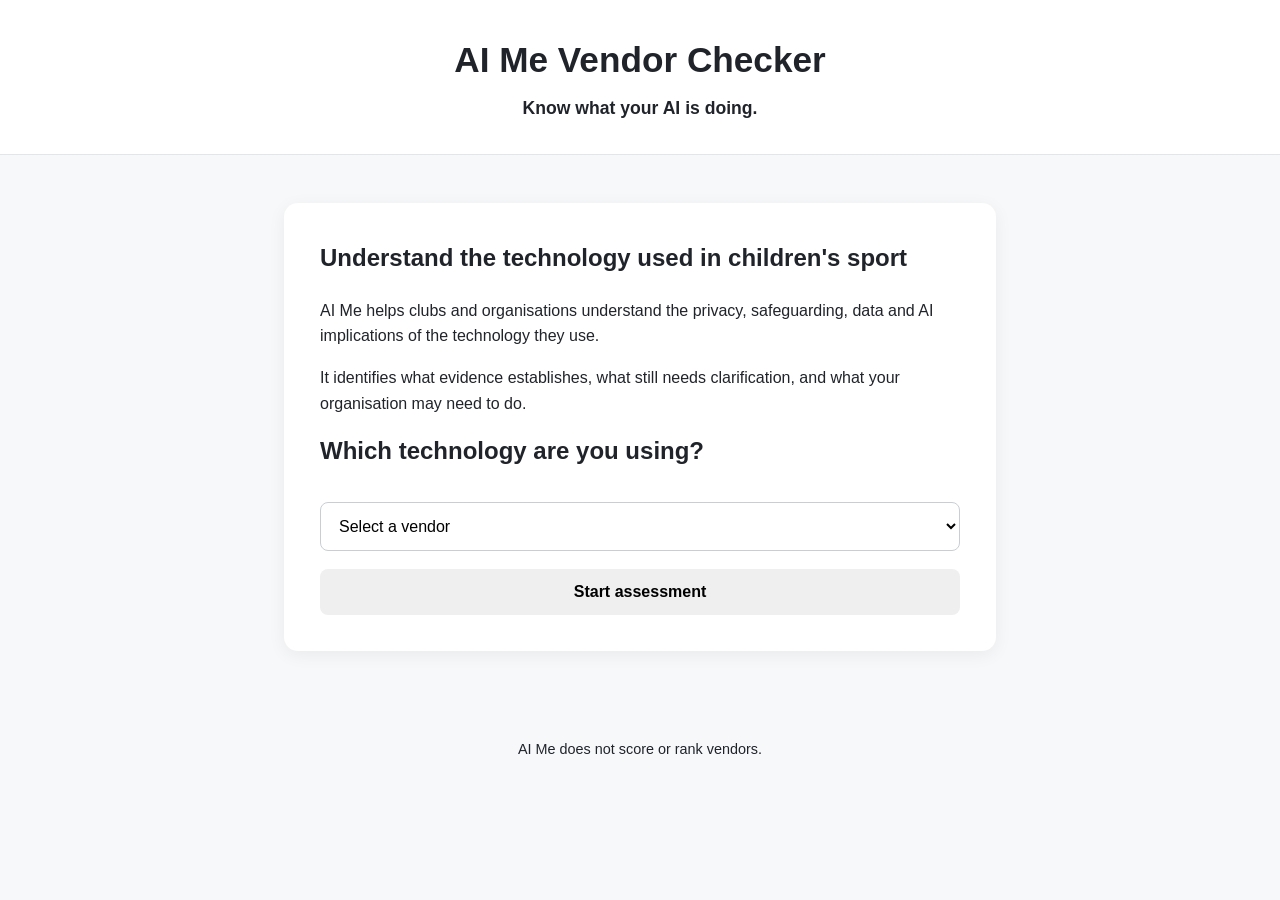
<file: index.html>
<!DOCTYPE html>
<html lang="en">
<head>
  <meta charset="UTF-8">
  <meta name="viewport" content="width=device-width, initial-scale=1.0">
  <title>AI Me Vendor Checker</title>
  <link rel="stylesheet" href="style.css">
</head>

<body>

  <header>
    <h1>AI Me Vendor Checker</h1>
    <p><strong>Know what your AI is doing.</strong></p>
  </header>

  <main>
    <section>
      <h2>Understand the technology used in children's sport</h2>

      <p>
        AI Me helps clubs and organisations understand the privacy,
        safeguarding, data and AI implications of the technology they use.
      </p>

      <p>
        It identifies what evidence establishes, what still needs clarification,
        and what your organisation may need to do.
      </p>

      <h2>Which technology are you using?</h2>

      <select id="vendor-select">
        <option value="">Select a vendor</option>
        <option value="veo">Veo</option>
        <option value="hudl">Hudl</option>
        <option value="pixellot">Pixellot</option>
        <option value="catapult">Catapult</option>
        <option value="xbotgo">XbotGo</option>
        <option value="frogbox">FrogBox</option>
        <option value="other">Other</option>
      </select>

     <button type="button" id="start-assessment">Start assessment</button>
    </section>
  </main>

  <footer>
    <p>AI Me does not score or rank vendors.</p>
  </footer>

<script src="app.js"></script>
</body>
</html>
</file>
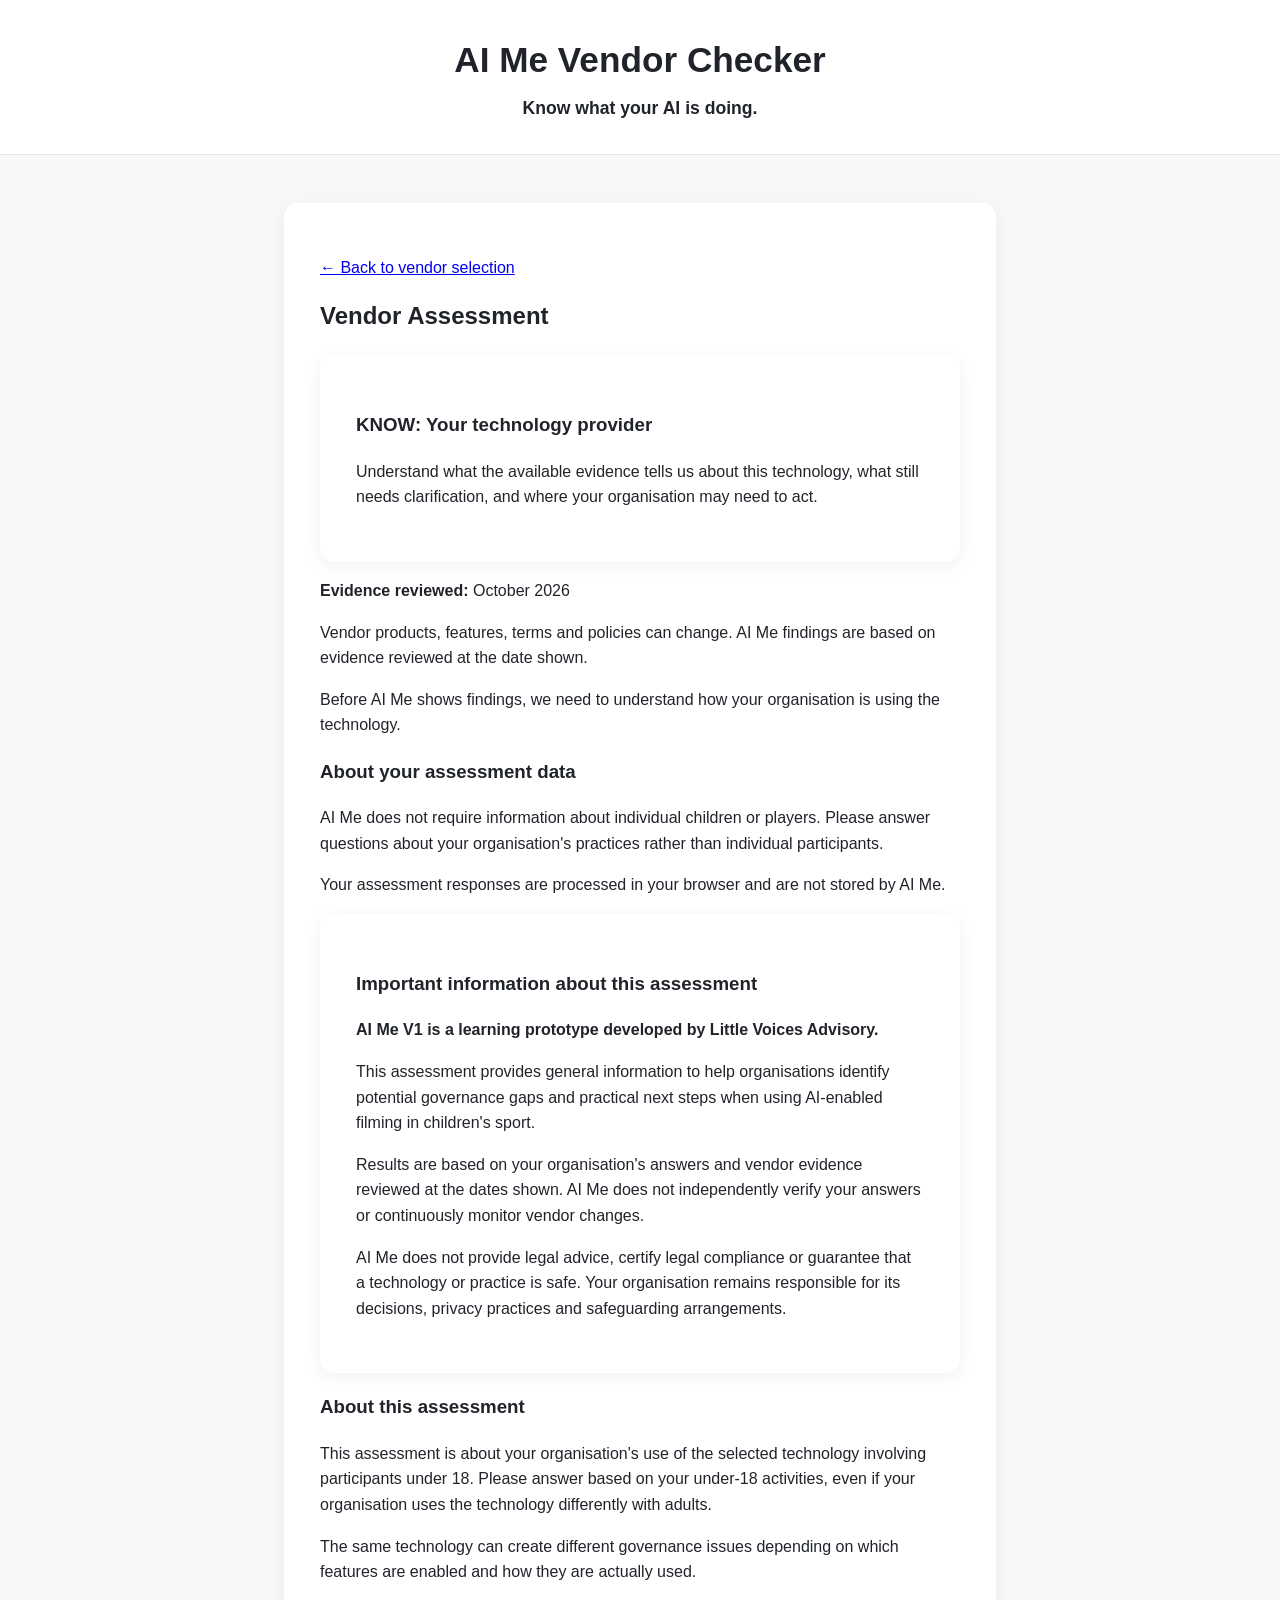
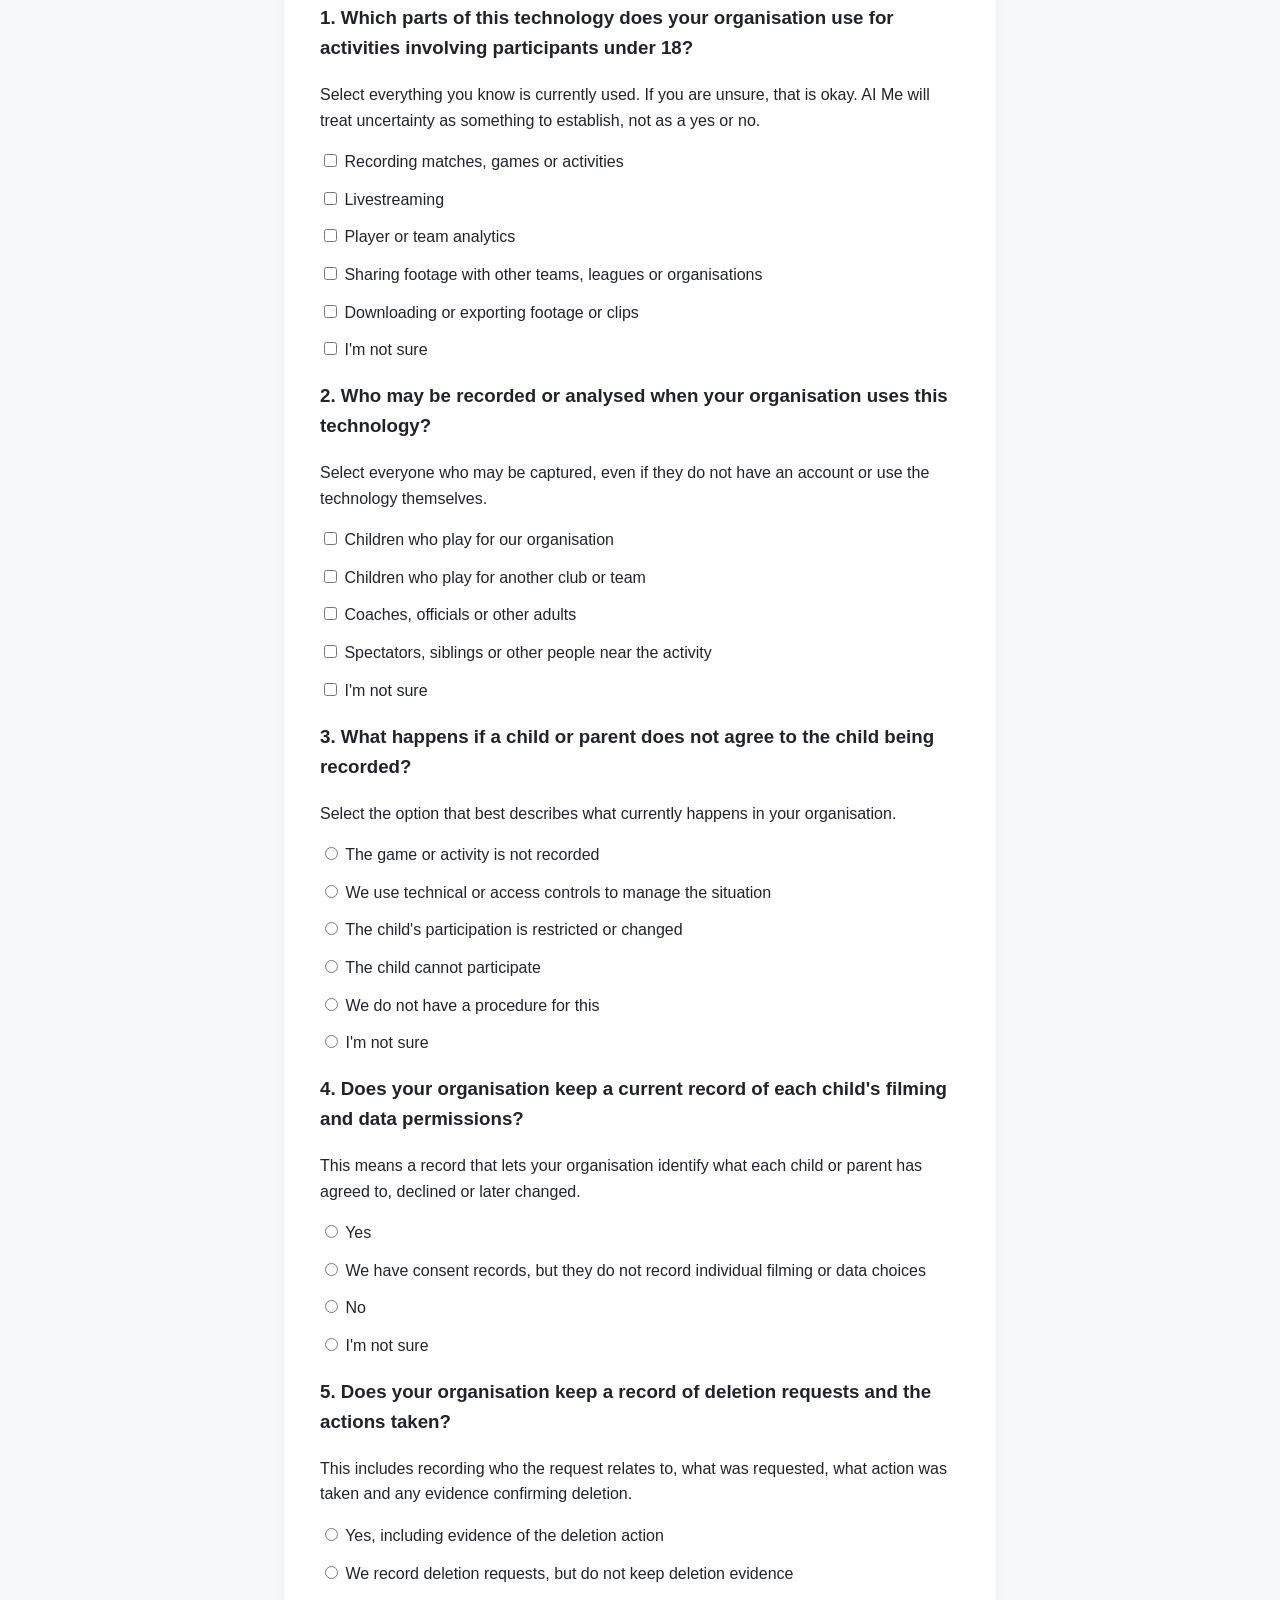
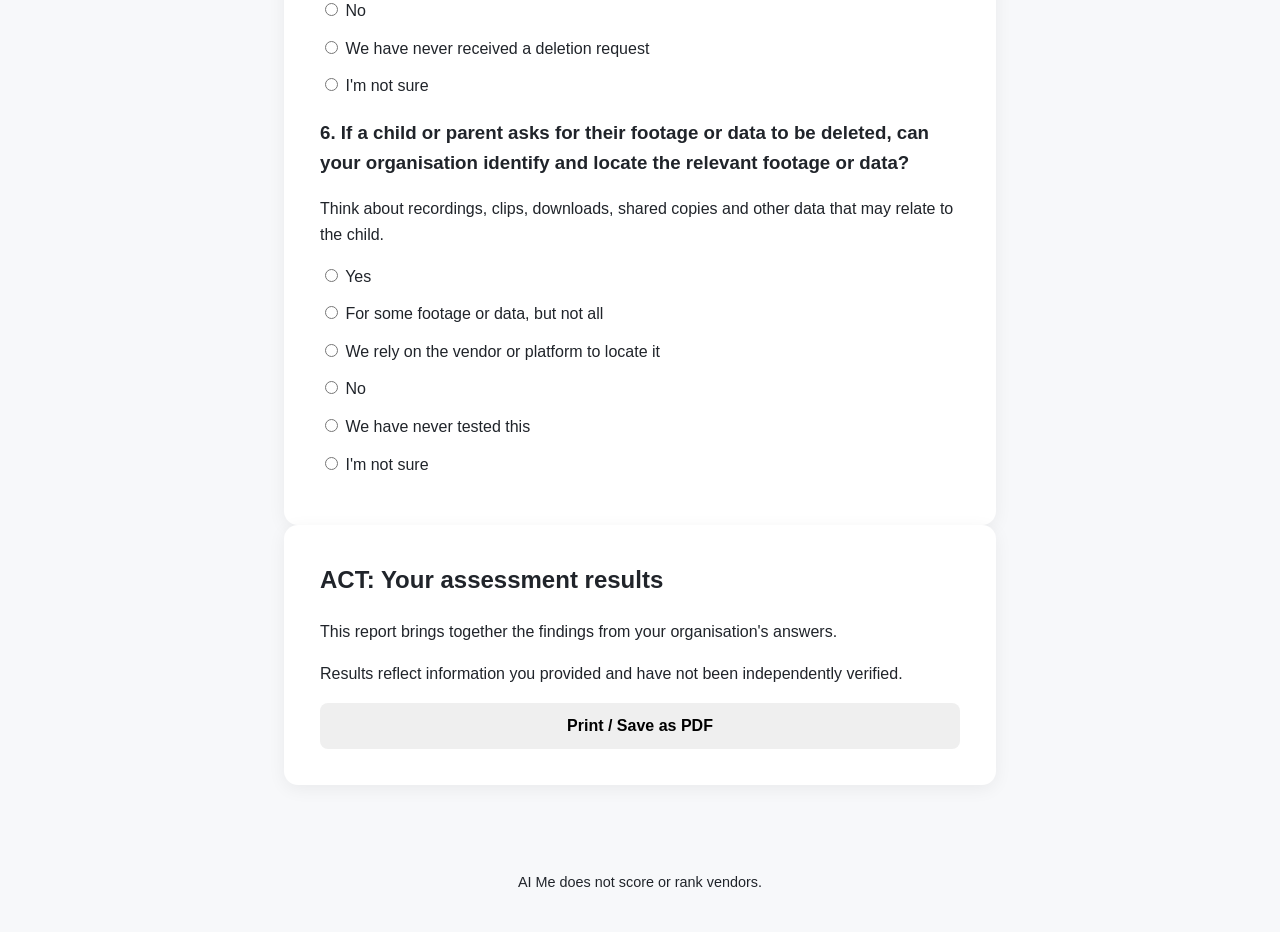
<file: assessment.html>
<!DOCTYPE html>
<html lang="en">
<head>
  <meta charset="UTF-8">
  <meta name="viewport" content="width=device-width, initial-scale=1.0">
  <title>AI Me Assessment</title>
  <link rel="stylesheet" href="style.css">
</head>

<body>

  <header>
    <h1>AI Me Vendor Checker</h1>
    <p><strong>Know what your AI is doing.</strong></p>
  </header>

  <main>
    <section>
      <p><a href="index.html">← Back to vendor selection</a></p>

      <h2 id="assessment-title">Vendor Assessment</h2>
      <section id="vendor-quick-check">
  <h3>KNOW: Your technology provider</h3>
  <p>Understand what the available evidence tells us about this technology, what still needs clarification, and where your organisation may need to act.</p>
  <div id="vendor-quick-check-content"></div>
</section>
      <p class="evidence-date"><strong>Evidence reviewed:</strong> October 2026</p>
      <p class="evidence-note">Vendor products, features, terms and policies can change. AI Me findings are based on evidence reviewed at the date shown.</p>
      <p id="other-vendor-notice" style="display: none;"><strong>Vendor evidence not yet available.</strong> AI Me has not reviewed this technology provider. You can still complete the organisation assessment, but vendor-specific findings cannot be provided.</p>

      <p>
        Before AI Me shows findings, we need to understand how your
        organisation is using the technology.
      </p>

      <div class="assessment-data-notice">
  <h3>About your assessment data</h3>
  <p>AI Me does not require information about individual children or players. Please answer questions about your organisation's practices rather than individual participants.</p>
  <p>Your assessment responses are processed in your browser and are not stored by AI Me.</p>
</div>

<section class="assessment-disclaimer">
  <h3>Important information about this assessment</h3>
  <p><strong>AI Me V1 is a learning prototype developed by Little Voices Advisory.</strong></p>
  <p>This assessment provides general information to help organisations identify potential governance gaps and practical next steps when using AI-enabled filming in children's sport.</p>
  <p>Results are based on your organisation's answers and vendor evidence reviewed at the dates shown. AI Me does not independently verify your answers or continuously monitor vendor changes.</p>
  <p>AI Me does not provide legal advice, certify legal compliance or guarantee that a technology or practice is safe. Your organisation remains responsible for its decisions, privacy practices and safeguarding arrangements.</p>
</section>

<div class="assessment-scope">
  <h3>About this assessment</h3>
  <p>This assessment is about your organisation's use of the selected technology involving participants under 18. Please answer based on your under-18 activities, even if your organisation uses the technology differently with adults.</p>
  <p>The same technology can create different governance issues depending on which features are enabled and how they are actually used.</p>
</div>

     

      <div id="assessment-questions">

  <div class="assessment-question">
    <h3>1. Which parts of this technology does your organisation use for activities involving participants under 18?</h3>

    <p>
      Select everything you know is currently used. If you are unsure, that is okay.
      AI Me will treat uncertainty as something to establish, not as a yes or no.
    </p>

    <label>
      <input type="checkbox" name="technology-use" value="recording">
      Recording matches, games or activities
    </label>

    <label>
      <input type="checkbox" name="technology-use" value="livestreaming">
      Livestreaming
    </label>

    <label>
      <input type="checkbox" name="technology-use" value="analytics">
      Player or team analytics
    </label>

    <label>
      <input type="checkbox" name="technology-use" value="sharing">
      Sharing footage with other teams, leagues or organisations
    </label>

    <label>
      <input type="checkbox" name="technology-use" value="downloads">
      Downloading or exporting footage or clips
    </label>

    <label>
      <input type="checkbox" name="technology-use" value="unsure">
      I'm not sure
    </label>

  </div>

  <div class="assessment-question">
  <h3>2. Who may be recorded or analysed when your organisation uses this technology?</h3>

  <p>
    Select everyone who may be captured, even if they do not have an account or use the technology themselves.
  </p>

  <label>
    <input type="checkbox" name="people-recorded" value="club-children">
    Children who play for our organisation
  </label>

  <label>
    <input type="checkbox" name="people-recorded" value="external-children">
    Children who play for another club or team
  </label>

  <label>
    <input type="checkbox" name="people-recorded" value="adults">
    Coaches, officials or other adults
  </label>

  <label>
    <input type="checkbox" name="people-recorded" value="bystanders">
    Spectators, siblings or other people near the activity
  </label>

  <label>
    <input type="checkbox" name="people-recorded" value="unsure">
    I'm not sure
  </label>
</div>

<div class="assessment-question">
  <h3>3. What happens if a child or parent does not agree to the child being recorded?</h3>

  <p>
    Select the option that best describes what currently happens in your organisation.
  </p>

  <label>
    <input type="radio" name="recording-refusal" value="not-recorded">
    The game or activity is not recorded
  </label>

  <label>
    <input type="radio" name="recording-refusal" value="technical-controls">
    We use technical or access controls to manage the situation
  </label>

  <label>
    <input type="radio" name="recording-refusal" value="participation-restricted">
    The child's participation is restricted or changed
  </label>

  <label>
    <input type="radio" name="recording-refusal" value="cannot-participate">
    The child cannot participate
  </label>

  <label>
    <input type="radio" name="recording-refusal" value="no-procedure">
    We do not have a procedure for this
  </label>

  <label>
    <input type="radio" name="recording-refusal" value="unsure">
    I'm not sure
  </label>
</div>

<div id="technical-controls-followup" class="assessment-question" style="display: none;">
  <h3>3A. Which controls does your organisation currently use?</h3>

  <p>
    Select everything that currently applies. Do not select a control unless you know it is being used.
  </p>

  <label>
    <input type="checkbox" name="refusal-controls" value="face-blurring">
    Face blurring or de-identification
  </label>

  <label>
    <input type="checkbox" name="refusal-controls" value="restricted-access">
    Footage is restricted to authorised people such as the coach or manager
  </label>

  <label>
    <input type="checkbox" name="refusal-controls" value="no-app-release">
    Footage is not released to players or families through the app
  </label>

  <label>
    <input type="checkbox" name="refusal-controls" value="downloads-restricted">
    Downloading or exporting footage is disabled or restricted
  </label>

  <label>
    <input type="checkbox" name="refusal-controls" value="sharing-restricted">
    Sharing or onward distribution is disabled or restricted
  </label>

  <label>
    <input type="checkbox" name="refusal-controls" value="deletion">
    Footage is deleted after its approved use
  </label>

  <label>
    <input type="checkbox" name="refusal-controls" value="deletion-evidence">
    We keep deletion evidence
  </label>

  <label>
    <input type="checkbox" name="refusal-controls" value="other">
    We use another control
  </label>

  <label>
    <input type="checkbox" name="refusal-controls" value="unsure">
    I'm not sure
  </label>
</div>

<div id="original-capture-followup" class="assessment-question" style="display: none;">
  <h3>3B. When these controls are used, is the child still captured in the original recording?</h3>

  <p>
    We are asking about the original footage before any blurring, access restrictions or deletion takes place.
  </p>

  <label>
    <input type="radio" name="original-capture" value="yes">
    Yes
  </label>

  <label>
    <input type="radio" name="original-capture" value="no">
    No
  </label>

  <label>
    <input type="radio" name="original-capture" value="depends">
    It depends on the control or situation
  </label>

  <label>
    <input type="radio" name="original-capture" value="unsure">
    I'm not sure
  </label>
</div>

<div class="assessment-question">
  <h3>4. Does your organisation keep a current record of each child's filming and data permissions?</h3>

  <p>
    This means a record that lets your organisation identify what each child or parent has agreed to, declined or later changed.
  </p>

  <label>
    <input type="radio" name="consent-record" value="yes">
    Yes
  </label>

  <label>
    <input type="radio" name="consent-record" value="general-only">
    We have consent records, but they do not record individual filming or data choices
  </label>

  <label>
    <input type="radio" name="consent-record" value="no">
    No
  </label>

  <label>
    <input type="radio" name="consent-record" value="unsure">
    I'm not sure
  </label>
</div>



<div class="assessment-question">
  <h3>5. Does your organisation keep a record of deletion requests and the actions taken?</h3>

  <p>
    This includes recording who the request relates to, what was requested, what action was taken and any evidence confirming deletion.
  </p>

  <label>
    <input type="radio" name="deletion-record" value="yes-with-evidence">
    Yes, including evidence of the deletion action
  </label>

  <label>
    <input type="radio" name="deletion-record" value="requests-only">
    We record deletion requests, but do not keep deletion evidence
  </label>

  <label>
    <input type="radio" name="deletion-record" value="no">
    No
  </label>

  <label>
    <input type="radio" name="deletion-record" value="never-received">
    We have never received a deletion request
  </label>

  <label>
    <input type="radio" name="deletion-record" value="unsure">
    I'm not sure
  </label>
</div>



<div class="assessment-question">
  <h3>6. If a child or parent asks for their footage or data to be deleted, can your organisation identify and locate the relevant footage or data?</h3>

  <p>
    Think about recordings, clips, downloads, shared copies and other data that may relate to the child.
  </p>

  <label>
    <input type="radio" name="locate-child-data" value="yes">
    Yes
  </label>

  <label>
    <input type="radio" name="locate-child-data" value="some">
    For some footage or data, but not all
  </label>

  <label>
    <input type="radio" name="locate-child-data" value="vendor">
    We rely on the vendor or platform to locate it
  </label>

  <label>
    <input type="radio" name="locate-child-data" value="no">
    No
  </label>

  <label>
    <input type="radio" name="locate-child-data" value="not-tested">
    We have never tested this
  </label>

  <label>
    <input type="radio" name="locate-child-data" value="unsure">
    I'm not sure
  </label>
</div>





</div>
     
    </section>
  
<section id="act-report">
  <h2>ACT: Your assessment results</h2>
  <p>This report brings together the findings from your organisation's answers.</p>
  <p>Results reflect information you provided and have not been independently verified.</p>

  <div id="act-report-content">
  <div id="assessment-findings" class="assessment-findings" style="display: none;">
    <h2>What AI Me found</h2>
    <div id="consent-record-finding"></div>
  </div>
  <div id="deletion-record-finding" class="assessment-findings" style="display: none;"></div>
<div id="locate-child-data-finding" class="assessment-findings" style="display: none;"></div>
</div>

<button type="button" onclick="window.print()">
  Print / Save as PDF
</button>

</section>

  </main>

  <footer>
    <p>AI Me does not score or rank vendors.</p>
  </footer>

<script src="assessment.js"></script>
</body>
</html>
</file>
<file: style.css>
* {
  box-sizing: border-box;
}

body {
  margin: 0;
  font-family: Arial, sans-serif;
  background: #f7f8fa;
  color: #20242a;
  line-height: 1.6;
}

header {
  background: #ffffff;
  padding: 32px 24px;
  text-align: center;
  border-bottom: 1px solid #e3e6e8;
}

header h1 {
  margin: 0;
  font-size: 2.2rem;
}

header p {
  margin: 6px 0 0;
  font-size: 1.1rem;
}

main {
  max-width: 760px;
  margin: 48px auto;
  padding: 0 24px;
}

section {
  background: #ffffff;
  padding: 36px;
  border-radius: 14px;
  box-shadow: 0 4px 18px rgba(0, 0, 0, 0.06);
}

h2 {
  margin-top: 0;
}

select {
  width: 100%;
  padding: 14px;
  margin: 12px 0 18px;
  font-size: 1rem;
  border: 1px solid #c9ced3;
  border-radius: 8px;
  background: #ffffff;
}

button {
  width: 100%;
  padding: 14px 18px;
  font-size: 1rem;
  font-weight: bold;
  border: 0;
  border-radius: 8px;
  cursor: pointer;
}

footer {
  text-align: center;
  padding: 24px;
  font-size: 0.9rem;
}
.assessment-question label {
  display: block;
  margin: 12px 0;
}


@media print {
  header,
  footer,
  button,
  main > section:first-child {
    display: none !important;
  }

  main {
    margin: 0;
    padding: 0;
  }

  #act-report {
    display: block !important;
    box-shadow: none;
    padding: 12px;
  }

  #act-report .assessment-findings {
    break-inside: avoid;
  }

  #act-report::after {
    content: "AI Me V1 is a learning prototype developed by Little Voices Advisory. Results are based on unverified organisation answers. This report provides general information only, not legal advice or certification of compliance or safety. The organisation remains responsible for its decisions and safeguarding practices.";
    display: block;
    margin-top: 24px;
    padding-top: 12px;
    border-top: 1px solid #999;
    font-size: 12px;
    line-height: 1.5;
  }
}
</file>
